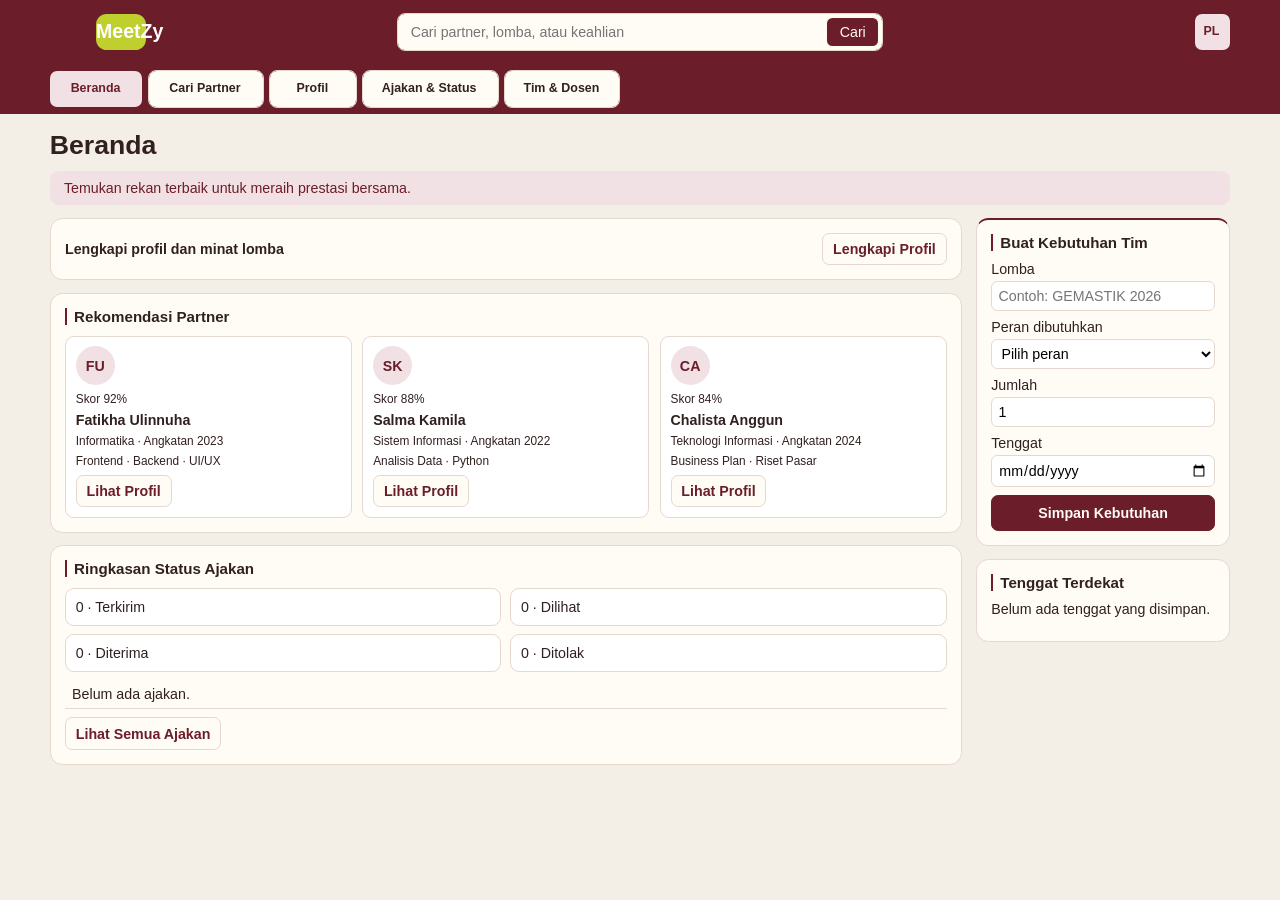
<file: index.html>
<!doctype html>
<html lang="id">
<head>
  <meta charset="utf-8">
  <meta name="viewport" content="width=device-width, initial-scale=1">
  <title>MeetZy</title>
  <style>
    body { margin: 0; background: #F4EFE6; font-family: Inter, Arial, sans-serif; }
    html { overflow-y: scroll; }
  </style>
<link rel="stylesheet" href="meetzy-ajakan.css">
<script src="app.js" defer></script>
</head>
<body>
  <div id="meetzy-frame" style="width: 1440px; min-height: 900px; position: relative; background: #F4EFE6; overflow: hidden">
  <div style="width: 1440px; height: 72px; left: 0px; top: 0px; position: absolute; background: #6B1D2A">
    <form class="meetzy-search" action="cari-partner.html" style="width: 544px; height: 40px; left: 448px; top: 16px; position: absolute; background: #FFFCF6; border-radius: 8px; outline: 1px #E4D8CF solid; outline-offset: -1px"><input name="q" type="search" placeholder="Cari partner, lomba, atau keahlian" aria-label="Cari partner, lomba, atau keahlian"><button type="submit">Cari</button></form>
    <a href="profil.html" aria-label="Buka Profil Saya" title="Profil Saya" class="meetzy-profile-link" style="width: 40px; height: 40px; left: 1344px; top: 16px; position: absolute; background: #F2E1E4; border-radius: 8px"><div style="left: 10px; top: 11.50px; position: absolute; color: #6B1D2A; font-size: 14px; font-family: Inter, Arial, sans-serif; font-weight: 700; word-wrap: break-word">PL</div></a>
    <div style="width: 104px; height: 40px; left: 108px; top: 16px; position: absolute">
      <div style="width: 56px; height: 40px; left: 0px; top: 0px; position: absolute; background: #BFD02E; border-radius: 12px"></div>
      <div style="left: 0px; top: 6.50px; position: absolute; color: white; font-size: 22px; font-family: Inter, Arial, sans-serif; font-weight: 700; word-wrap: break-word">MeetZy</div>
    </div>
  </div>
  <nav aria-label="Navigasi utama" style="width: 1440px; height: 56px; left: 0px; top: 72px; position: absolute; background: #6B1D2A">
    <a href="index.html" aria-current="page" style="width: 104px; height: 40px; left: 56px; top: 8px; position: absolute; background: #F2E1E4; border-radius: 8px; text-decoration: none"><div style="left: 23.50px; top: 11.50px; position: absolute; color: #6B1D2A; font-size: 14px; font-family: Inter, Arial, sans-serif; font-weight: 700; word-wrap: break-word">Beranda</div></a>
    <a href="cari-partner.html" style="width: 128px; height: 40px; left: 168px; top: 8px; position: absolute; background: #FFFCF6; border-radius: 8px; outline: 1px #E4D8CF solid; outline-offset: -1px; text-decoration: none"><div style="left: 22.50px; top: 11.50px; position: absolute; color: #30201F; font-size: 14px; font-family: Inter, Arial, sans-serif; font-weight: 700; word-wrap: break-word">Cari Partner</div></a>
    <a href="profil.html" style="width: 96px; height: 40px; left: 304px; top: 8px; position: absolute; background: #FFFCF6; border-radius: 8px; outline: 1px #E4D8CF solid; outline-offset: -1px; text-decoration: none"><div style="left: 29.50px; top: 11.50px; position: absolute; color: #30201F; font-size: 14px; font-family: Inter, Arial, sans-serif; font-weight: 700; word-wrap: break-word">Profil</div></a>
    <a href="ajakan.html" style="width: 152px; height: 40px; left: 408px; top: 8px; position: absolute; background: #FFFCF6; border-radius: 8px; outline: 1px #E4D8CF solid; outline-offset: -1px; text-decoration: none"><div style="left: 21.50px; top: 11.50px; position: absolute; color: #30201F; font-size: 14px; font-family: Inter, Arial, sans-serif; font-weight: 700; word-wrap: break-word">Ajakan & Status</div></a>
    <a href="tim-dosen.html" style="width: 128px; height: 40px; left: 568px; top: 8px; position: absolute; background: #FFFCF6; border-radius: 8px; outline: 1px #E4D8CF solid; outline-offset: -1px; text-decoration: none"><div style="left: 21px; top: 11.50px; position: absolute; color: #30201F; font-size: 14px; font-family: Inter, Arial, sans-serif; font-weight: 700; word-wrap: break-word">Tim & Dosen</div></a>
  </nav>
<main class="mz-layout">
  <h1>Beranda</h1>
  <p class="mz-intro">Temukan rekan terbaik untuk meraih prestasi bersama.</p>
  <div class="mz-columns">
    <div class="mz-stack">
      <aside id="lengkapi-profil" class="mz-panel mz-onboard" hidden><strong>Lengkapi profil dan minat lomba</strong><a class="mz-secondary" href="profil.html?edit=1">Lengkapi Profil</a></aside>
      <section class="mz-panel"><h2>Rekomendasi Partner</h2><div id="beranda-kandidat" class="mz-project-grid"></div></section>
      <section class="mz-panel"><h2>Ringkasan Status Ajakan</h2><div id="beranda-statistik" class="mz-stat-grid"></div><ul class="mz-recents" id="beranda-ajakan"></ul><a class="mz-secondary" href="ajakan.html">Lihat Semua Ajakan</a></section>
    </div>
    <aside class="mz-stack">
      <section class="mz-panel mz-accent"><h2>Buat Kebutuhan Tim</h2>
        <form id="form-kebutuhan-beranda" class="mz-need-form">
          <label>Lomba<input name="lomba" placeholder="Contoh: GEMASTIK 2026" maxlength="80" required></label>
          <label>Peran dibutuhkan<select name="peran" required><option value="">Pilih peran</option></select></label>
          <label>Jumlah<input type="number" name="jumlah" min="1" max="20" value="1" required></label>
          <label>Tenggat<input type="date" name="tenggat" required></label>
          <button class="meetzy-action">Simpan Kebutuhan</button><p role="status"></p>
        </form>
      </section>
      <section class="mz-panel"><h2>Tenggat Terdekat</h2><ul class="mz-deadlines" id="beranda-tenggat"></ul></section>
    </aside>
  </div>
</main>
</div>
<script src="meetzy-desktop.js"></script>
</body>
</html>
</file>
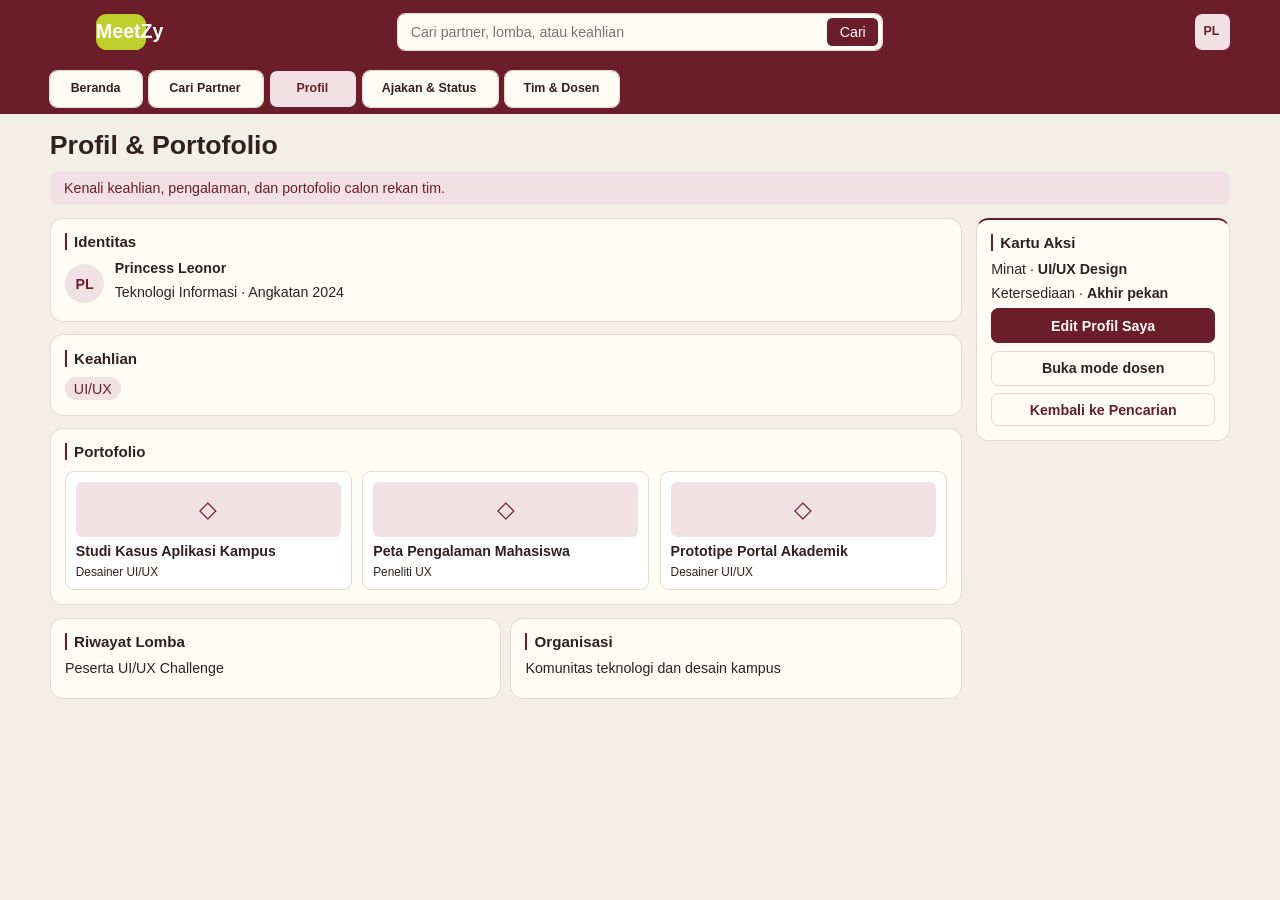
<file: profil.html>
<!doctype html>
<html lang="id">
<head>
  <meta charset="utf-8">
  <meta name="viewport" content="width=device-width, initial-scale=1">
  <title>Profil | MeetZy</title>
  <style>
    body { margin: 0; background: #F4EFE6; font-family: Inter, Arial, sans-serif; }
    html { overflow-y: scroll; }
  </style>
<link rel="stylesheet" href="meetzy-ajakan.css">
<script src="app.js" defer></script>
</head>
<body>
  <div id="meetzy-frame" style="width: 1440px; min-height: 900px; position: relative; background: #F4EFE6; overflow: hidden">
  <div style="width: 1440px; height: 72px; left: 0px; top: 0px; position: absolute; background: #6B1D2A">
    <form class="meetzy-search" action="cari-partner.html" style="width: 544px; height: 40px; left: 448px; top: 16px; position: absolute; background: #FFFCF6; border-radius: 8px; outline: 1px #E4D8CF solid; outline-offset: -1px"><input name="q" type="search" placeholder="Cari partner, lomba, atau keahlian" aria-label="Cari partner, lomba, atau keahlian"><button type="submit">Cari</button></form>
    <a href="profil.html" aria-label="Buka Profil Saya" title="Profil Saya" class="meetzy-profile-link" style="width: 40px; height: 40px; left: 1344px; top: 16px; position: absolute; background: #F2E1E4; border-radius: 8px"><div style="left: 10px; top: 11.50px; position: absolute; color: #6B1D2A; font-size: 14px; font-family: Inter, Arial, sans-serif; font-weight: 700; word-wrap: break-word">PL</div></a>
    <div style="width: 104px; height: 40px; left: 108px; top: 16px; position: absolute">
      <div style="width: 56px; height: 40px; left: 0px; top: 0px; position: absolute; background: #BFD02E; border-radius: 12px"></div>
      <div style="left: 0px; top: 6.50px; position: absolute; color: white; font-size: 22px; font-family: Inter, Arial, sans-serif; font-weight: 700; word-wrap: break-word">MeetZy</div>
    </div>
  </div>
  <nav aria-label="Navigasi utama" style="width: 1440px; height: 56px; left: 0px; top: 72px; position: absolute; background: #6B1D2A">
    <a href="index.html" style="width: 104px; height: 40px; left: 56px; top: 8px; position: absolute; background: #FFFCF6; border-radius: 8px; outline: 1px #E4D8CF solid; outline-offset: -1px; text-decoration: none"><div style="left: 23.50px; top: 11.50px; position: absolute; color: #30201F; font-size: 14px; font-family: Inter, Arial, sans-serif; font-weight: 700; word-wrap: break-word">Beranda</div></a>
    <a href="cari-partner.html" style="width: 128px; height: 40px; left: 168px; top: 8px; position: absolute; background: #FFFCF6; outline: 1px #E4D8CF solid; outline-offset: -1px; border-radius: 8px; text-decoration: none"><div style="left: 22.50px; top: 11.50px; position: absolute; color: #30201F; font-size: 14px; font-family: Inter, Arial, sans-serif; font-weight: 700; word-wrap: break-word">Cari Partner</div></a>
    <a href="profil.html" aria-current="page" style="width: 96px; height: 40px; left: 304px; top: 8px; position: absolute; background: #F2E1E4; border-radius: 8px; text-decoration: none"><div style="left: 29.50px; top: 11.50px; position: absolute; color: #6B1D2A; font-size: 14px; font-family: Inter, Arial, sans-serif; font-weight: 700; word-wrap: break-word">Profil</div></a>
    <a href="ajakan.html" style="width: 152px; height: 40px; left: 408px; top: 8px; position: absolute; background: #FFFCF6; border-radius: 8px; outline: 1px #E4D8CF solid; outline-offset: -1px; text-decoration: none"><div style="left: 21.50px; top: 11.50px; position: absolute; color: #30201F; font-size: 14px; font-family: Inter, Arial, sans-serif; font-weight: 700; word-wrap: break-word">Ajakan & Status</div></a>
    <a href="tim-dosen.html" style="width: 128px; height: 40px; left: 568px; top: 8px; position: absolute; background: #FFFCF6; border-radius: 8px; outline: 1px #E4D8CF solid; outline-offset: -1px; text-decoration: none"><div style="left: 21px; top: 11.50px; position: absolute; color: #30201F; font-size: 14px; font-family: Inter, Arial, sans-serif; font-weight: 700; word-wrap: break-word">Tim & Dosen</div></a>
  </nav>
<main class="mz-layout">
  <h1>Profil &amp; Portofolio</h1>
  <p class="mz-intro">Kenali keahlian, pengalaman, dan portofolio calon rekan tim.</p>
  <div class="mz-columns">
    <div class="mz-stack">
      <section class="mz-panel"><h2>Identitas</h2>
        <div class="mz-identity"><span class="mz-avatar" data-candidate="2">PL</span><div><strong data-candidate="0">Princess Leonor</strong><p data-candidate="1">Teknologi Informasi · Angkatan 2024</p></div></div>
      </section>
      <section class="mz-panel"><h2>Keahlian</h2><div id="profil-keahlian" class="mz-tags"></div></section>
      <section class="mz-panel"><h2>Portofolio</h2><div id="portofolio-grid" class="mz-project-grid"></div></section>
      <div class="mz-two">
        <section class="mz-panel"><h2>Riwayat Lomba</h2><p data-candidate="7">Peserta UI/UX Challenge</p></section>
        <section class="mz-panel"><h2>Organisasi</h2><p data-candidate="8">Komunitas teknologi dan desain kampus</p></section>
      </div>
    </div>
    <aside class="mz-stack">
      <section class="mz-panel mz-accent"><h2>Kartu Aksi</h2><p id="skor-profil" hidden></p><p>Minat · <strong data-candidate="4">UI/UX Design</strong></p>
        <p>Ketersediaan · <strong data-candidate="5">Akhir pekan</strong></p>
        <div class="mz-actions"><div id="aksi-profil"></div><div id="aksi-dosen"></div><button id="simpan-kandidat" type="button" class="mz-secondary" hidden>Simpan Kandidat</button>
        <a class="mz-secondary" href="cari-partner.html">Kembali ke Pencarian</a></div>
      </section>
      <section id="profil-sendiri" class="mz-panel" hidden><h2>Profil Saya</h2><a class="mz-secondary" href="profil.html?edit=1">Edit Profil Saya</a></section>
    </aside>
  </div>
</main>
</div>
<dialog id="detail-portofolio" class="meetzy-dialog" aria-labelledby="judul-portofolio">
  <h2 id="judul-portofolio">Portofolio</h2>
  <p id="pemilik-portofolio"></p>
  <article class="meetzy-project">
    <h3 id="nama-proyek"></h3>
    <p id="deskripsi-proyek"></p>
    <dl>
      <dt>Peran</dt><dd id="peran-proyek"></dd>
      <dt>Hasil proyek</dt><dd id="hasil-proyek"></dd>
    </dl>
  </article>
  <form method="dialog"><menu><button class="meetzy-action">Tutup</button></menu></form>
</dialog>
<script src="meetzy-desktop.js"></script>
</body>
</html>
</file>
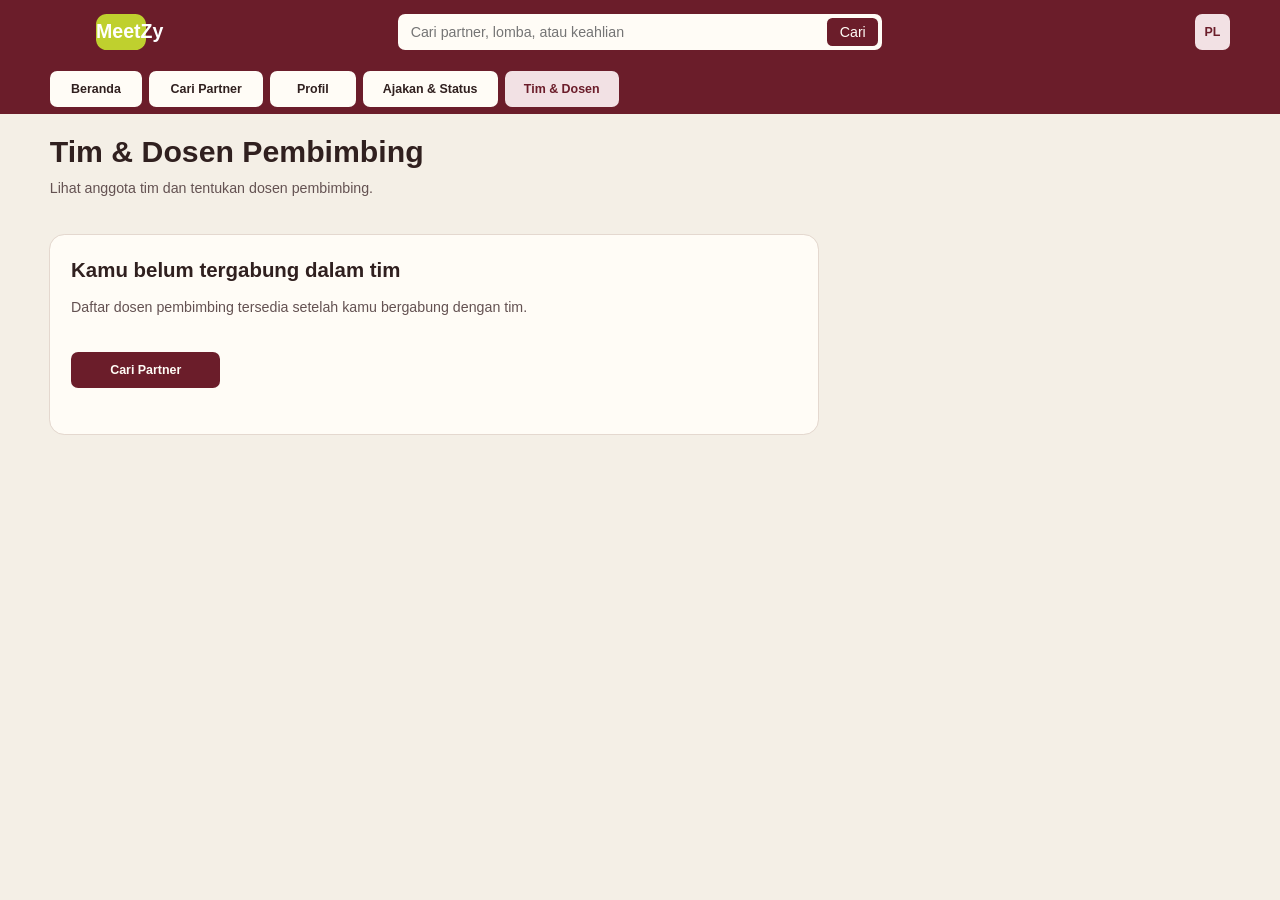
<file: tim-dosen.html>
<!doctype html>
<html lang="id">
<head>
  <meta charset="utf-8">
  <meta name="viewport" content="width=device-width, initial-scale=1">
  <title>Tim &amp; Dosen Pembimbing | MeetZy</title>
  <link rel="stylesheet" href="meetzy-ajakan.css">
  <script src="app.js" defer></script>
  <style>
    html { overflow-y: scroll; }
    body { margin: 0; background: #F4EFE6; font-family: Inter, Arial, sans-serif; }
    #meetzy-frame { position: relative; width: 1440px; height: 900px; overflow: hidden; }
    .mz-header { position: relative; height: 72px; background: #6B1D2A; }
    .mz-logo { position: absolute; top: 16px; left: 108px; display: flex; align-items: center; width: 56px; height: 40px; border-radius: 12px; background: #BFD02E; color: white; font-size: 22px; font-weight: 700; }
    .mz-header .meetzy-search { position: absolute; top: 16px; left: 448px; width: 544px; height: 40px; border-radius: 8px; background: #FFFCF6; }
    .meetzy-profile-link { position: absolute; top: 16px; left: 1344px; width: 40px; height: 40px; display: grid; place-items: center; border-radius: 8px; background: #F2E1E4; color: #6B1D2A; font-size: 14px; font-weight: 700; text-decoration: none; }
    .mz-nav { height: 56px; box-sizing: border-box; padding: 8px 56px; display: flex; gap: 8px; background: #6B1D2A; }
    .mz-nav a { display: grid; place-items: center; height: 40px; border-radius: 8px; background: #FFFCF6; color: #30201F; font-size: 14px; font-weight: 700; text-decoration: none; }
    .mz-nav a[aria-current] { background: #F2E1E4; color: #6B1D2A; }
    .mz-page-title { position: absolute; left: 56px; top: 152px; margin: 0; color: #30201F; font-size: 34px; }
    .mz-page-desc { position: absolute; left: 56px; top: 202px; margin: 0; color: #645252; }
  </style>
</head>
<body>
  <div id="meetzy-frame">
    <header class="mz-header">
      <span class="mz-logo">MeetZy</span>
      <form class="meetzy-search" action="cari-partner.html">
        <input name="q" type="search" placeholder="Cari partner, lomba, atau keahlian" aria-label="Cari partner, lomba, atau keahlian">
        <button type="submit">Cari</button>
      </form>
      <a href="profil.html" class="meetzy-profile-link" aria-label="Buka Profil Saya">PL</a>
    </header>

    <nav class="mz-nav" aria-label="Navigasi utama">
      <a href="index.html" style="width:104px">Beranda</a>
      <a href="cari-partner.html" style="width:128px">Cari Partner</a>
      <a href="profil.html" style="width:96px">Profil</a>
      <a href="ajakan.html" style="width:152px">Ajakan &amp; Status</a>
      <a href="tim-dosen.html" style="width:128px" aria-current="page">Tim &amp; Dosen</a>
    </nav>

    <main>
      <h1 class="mz-page-title">Tim &amp; Dosen Pembimbing</h1>
      <p class="mz-page-desc">Lihat anggota tim dan tentukan dosen pembimbing.</p>
      <div id="panel-tim" style="position:absolute; left:56px; top:264px; width:864px; height:224px; background:#FFFCF6; border-radius:16px; outline:1px solid #E4D8CF;">
        <div style="position:absolute; left:24px; top:26px; color:#30201F; font-size:23px; font-weight:700;">Kamu belum tergabung dalam tim</div>
        <div style="position:absolute; left:24px; top:72px; color:#645252;">Daftar dosen pembimbing tersedia setelah kamu bergabung dengan tim.</div>
        <a href="cari-partner.html" style="position:absolute; left:24px; top:132px; width:168px; height:40px; display:grid; place-items:center; background:#6B1D2A; border-radius:8px; color:#FFFCF6; font-size:14px; font-weight:700; text-decoration:none;">Cari Partner</a>
      </div>
    </main>
  </div>
  <script src="meetzy-desktop.js"></script>
</body>
</html>
</file>
<file: meetzy-ajakan.css>
.meetzy-action { font: inherit; font-weight: 700; padding: 10px 16px; border: 1px solid #6B1D2A; border-radius: 8px; background: #6B1D2A; color: #FFFCF6; cursor: pointer; }
.meetzy-dialog { width: min(440px, 85vw); box-sizing: border-box; border: 1px solid #E4D8CF; border-radius: 16px; padding: 24px; background: #FFFCF6; color: #30201F; }
.meetzy-dialog::backdrop { background: #30201F99; }
.meetzy-dialog textarea { width: 100%; box-sizing: border-box; font: inherit; margin: 8px 0; }
.meetzy-dialog menu { padding: 0; display: flex; gap: 8px; justify-content: flex-end; }
.meetzy-dialog p { white-space: pre-wrap; overflow-wrap: anywhere; }
.meetzy-invite-list { position: absolute; inset: 65px 24px 20px; overflow: auto; margin: 0; padding: 0; list-style: none; }
.meetzy-invite-list li { border-top: 1px solid #E4D8CF; padding: 12px 0; }
.meetzy-invite-list p { margin: 4px 0 8px; overflow-wrap: anywhere; }
.meetzy-control { box-sizing: border-box; border: 1px solid #E4D8CF; color: #30201F; cursor: pointer; font: 700 14px Inter, Arial, sans-serif; }
select.meetzy-control { padding: 0 12px; }
.meetzy-invite-tools { display: flex; gap: 8px; flex-wrap: wrap; align-items: center; }
.meetzy-invite-tools button, .meetzy-invite-tools select { font: inherit; padding: 4px 8px; }
.meetzy-dialog input, .meetzy-dialog select { display: block; width: 100%; box-sizing: border-box; padding: 8px; margin: 6px 0 14px; font: inherit; }
.meetzy-team { box-sizing: border-box; padding: 24px; height: auto !important; min-height: 340px; max-height: 580px; overflow: auto; color: #30201F; }
.meetzy-team h2 { margin-top: 0; }
.meetzy-action:disabled, .meetzy-control:disabled { opacity: .65; cursor: default; }
.meetzy-search { display: flex; align-items: stretch; }
.meetzy-search input { min-width: 0; flex: 1; border: 0; border-radius: 8px 0 0 8px; padding: 0 14px; background: transparent; color: #30201F; font: inherit; }
.meetzy-search button { margin: 4px; padding: 0 14px; border: 0; border-radius: 6px; background: #6B1D2A; color: #FFFCF6; font: inherit; cursor: pointer; }
.meetzy-published { position: absolute; top: 150px; left: 24px; right: 24px; bottom: 18px; padding-top: 10px; border-top: 1px solid #E4D8CF; overflow: auto; overflow-wrap: anywhere; color: #30201F; }
.meetzy-published ul { margin: 6px 0; padding-left: 20px; }
.meetzy-onboarding { position: absolute; left: 56px; top: 728px; width: 1328px; box-sizing: border-box; padding: 20px 24px; border: 1px solid #E4D8CF; border-radius: 16px; background: #FFFCF6; color: #30201F; display: flex; justify-content: space-between; align-items: center; }
.meetzy-onboarding[hidden] { display: none; }
.meetzy-onboarding p { margin: 8px 0 0; }
.meetzy-onboarding a { text-decoration: none; }
.meetzy-status { display: inline-block; margin-left: 10px; padding: 3px 9px; border-radius: 12px; background: #F2E1E4; color: #6B1D2A; font-weight: 700; font-size: 13px; }
.meetzy-status[data-status="Diterima"] { background: #E3F4EA; color: #146447; }
.meetzy-status[data-status="Terkirim"], .meetzy-status[data-status="Dilihat"] { background: #BFD02E; color: #30201F; }

.meetzy-profile-link:focus-visible { outline: 3px solid #BFD02E; outline-offset: 3px; }
.meetzy-profile-status { display:grid; place-items:center; height:100%; color:#146447; background:#E3F4EA; border-radius:8px; font-weight:700; }
.meetzy-progress { color:#645252; font-size:13px; }
.meetzy-progress:empty { display:none; }
.meetzy-progress [aria-current] { color:#6B1D2A; text-decoration:underline; }
.meetzy-toast { position:fixed; right:24px; bottom:24px; padding:14px 20px; border-radius:10px; background:#192741; color:white; z-index:10; font-weight:700; }
#lihat-portofolio { position: absolute; top: 168px; right: 24px; padding: 7px 12px; font-size: 14px; }
.meetzy-project { border: 1px solid #E4D8CF; border-radius: 12px; padding: 16px; }
.meetzy-project h3 { margin-top: 0; }
.meetzy-project dt { font-weight: 700; }
.meetzy-project dd { margin: 4px 0 12px; }
.meetzy-tracker-panel { height:580px !important; }
.meetzy-tracker-filters { position:absolute; top:64px; left:24px; display:flex; gap:8px; }
.meetzy-tracker-filters button { padding:8px 14px; background:#FFFCF6; color:#30201F; border:1px solid #E4D8CF; }
.meetzy-tracker-filters button[data-status="Terkirim"] { background:#E6F4FB; color:#075985; }
.meetzy-tracker-filters button[data-status="Diterima"] { background:#E3F4EA; color:#146447; }
.meetzy-tracker-filters button[aria-pressed="true"] { outline:2px solid #6B1D2A; outline-offset:1px; }
.meetzy-tracker-panel .meetzy-invite-list { inset:114px 24px 20px; }
.meetzy-tracker-panel .meetzy-tracker-card { box-sizing:border-box; margin:0 0 12px; padding:16px; border:1px solid #E4D8CF; border-radius:12px; background:#FFF; color:#30201F; }
.meetzy-tracker-card .meetzy-tracker-context { color:#645252; font-size:14px; }
.meetzy-tracker-steps { display:grid; grid-template-columns:repeat(3,1fr); list-style:none; padding:0; margin:16px 0; max-width:600px; }
.meetzy-tracker-panel .meetzy-tracker-steps li { position:relative; display:grid; justify-items:center; gap:8px; padding:0; border:0; font-size:13px; }
.meetzy-tracker-steps li:not(:first-child)::before { content:""; position:absolute; top:8px; right:50%; width:100%; height:2px; background:#E4D8CF; }
.meetzy-tracker-steps li.is-complete::before { background:#6B1D2A; }
.meetzy-tracker-dot { position:relative; z-index:1; width:16px; height:16px; box-sizing:border-box; border-radius:50%; border:1px solid #D7C6C6; background:#F4EFE6; text-align:center; font:700 11px/14px Arial,sans-serif; }
.is-complete .meetzy-tracker-dot { background:#6B1D2A; color:white; border-color:#6B1D2A; }
.meetzy-tracker-steps [aria-current] { font-weight:700; color:#6B1D2A; }
.meetzy-tracker-message { color:#645252; }
.meetzy-tracker-empty { position:absolute; top:114px; left:24px; color:#645252; }
.mz-layout { margin: 146px 56px 0; padding-bottom: 32px; }
.mz-layout h1 { margin: 0 0 12px; font-size: 30px; color: #30201F; }
.mz-intro { margin: 0 0 14px; padding: 10px 16px; border-radius: 10px; background: #F2E1E4; color: #6B1D2A; }
.mz-columns { display: grid; grid-template-columns: minmax(0,1fr) 286px; gap: 16px; align-items: start; }
.mz-stack { display: grid; gap: 14px; min-width: 0; }
.mz-panel { padding: 16px; border: 1px solid #E4D8CF; border-radius: 14px; background: #FFFCF6; color: #30201F; }
.mz-panel h2 { margin: 0 0 12px; padding-left: 8px; border-left: 3px solid #6B1D2A; font-size: 17px; }
.mz-panel p { margin: 8px 0; }
.mz-accent { border-top: 3px solid #6B1D2A; }
.mz-identity, .mz-onboard { display: flex; align-items: center; gap: 12px; }
.mz-onboard { justify-content: space-between; }
.mz-avatar { display: inline-grid; place-items: center; width: 44px; height: 44px; border-radius: 50%; background: #F2E1E4; color: #6B1D2A; font-weight: 700; }
.mz-tags, .mz-actions { display: flex; gap: 8px; flex-wrap: wrap; }
.mz-actions { flex-direction: column; }
.mz-actions .meetzy-profile-status { min-height: 38px; }
.mz-tags span { padding: 4px 10px; border-radius: 20px; background: #F2E1E4; color: #6B1D2A; }
.mz-project-grid { display: grid; grid-template-columns: repeat(3,minmax(0,1fr)); gap: 12px; }
.mz-two, .mz-stat-grid { display: grid; grid-template-columns: repeat(2,minmax(0,1fr)); gap: 10px; }
.mz-project, .mz-stat-grid > div { display: grid; gap: 7px; border: 1px solid #E4D8CF; border-radius: 10px; padding: 11px; background: #FFF; color: #30201F; text-align: left; font: inherit; }
button.mz-project { cursor: pointer; }
.mz-project-art { display: grid; place-items: center; min-height: 62px; background: #F2E1E4; color: #6B1D2A; border-radius: 7px; font-size: 26px; }
.mz-secondary { display: inline-block; box-sizing: border-box; padding: 8px 11px; border: 1px solid #E4D8CF; border-radius: 8px; color: #6B1D2A; background: #FFFCF6; font: inherit; font-weight: 700; text-decoration: none; text-align: center; cursor: pointer; }
.mz-project .mz-secondary { justify-self: start; }
.mz-need-form { display: grid; gap: 9px; }
.mz-need-form input, .mz-need-form select { display: block; box-sizing: border-box; width: 100%; font: inherit; padding: 7px; margin-top: 4px; border: 1px solid #E4D8CF; border-radius: 7px; background: #FFF; }
.mz-need-form p:empty { display: none; }
.mz-recents, .mz-deadlines { padding: 0; margin: 10px 0; list-style: none; }
.mz-recents li { display: flex; justify-content: space-between; align-items: center; padding: 6px 8px; border-bottom: 1px solid #E4D8CF; }
.mz-deadlines li + li { margin-top: 8px; }
.mz-layout [hidden] { display: none !important; }
</file>
